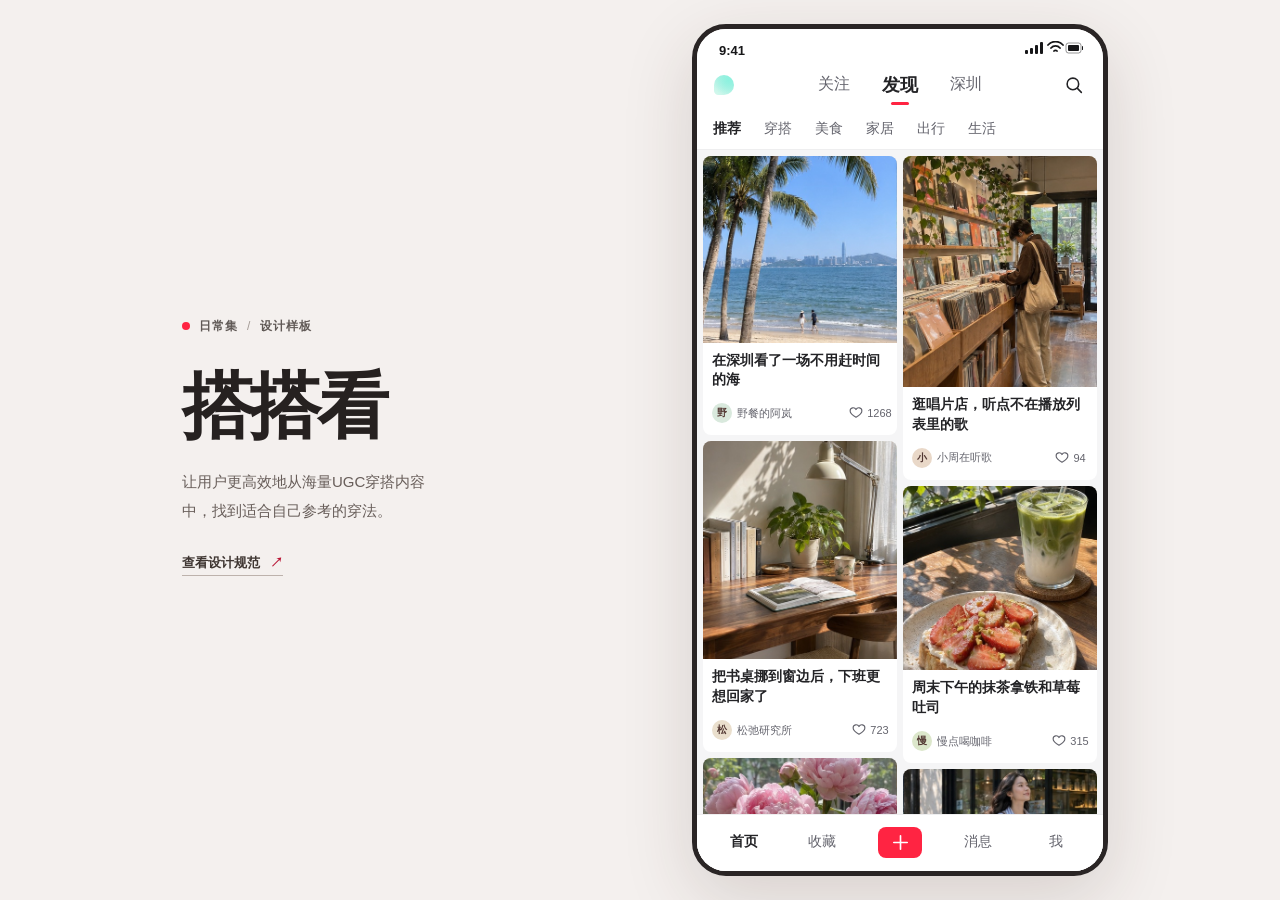
<file: index.html>
<!doctype html>
<html lang="zh-CN">
<head>
  <meta charset="utf-8">
  <meta name="viewport" content="width=device-width,initial-scale=1,viewport-fit=cover">
  <meta name="theme-color" content="#ffffff">
  <meta name="description" content="日常集：生活方式社区移动端设计样板">
  <title>日常集 · 发现</title>
  <link rel="stylesheet" href="style.css">
  <link rel="stylesheet" href="coat-reply.css">
  <link rel="stylesheet" href="wear.css">
  <script defer src="assets/note-images.js"></script>
  <script defer src="outfit-search.js"></script>
  <script defer src="coat-reply.js"></script>
  <script defer src="app.js"></script>
</head>
<body>
  <div class="stage">
    <aside class="intro" aria-label="设计样板说明">
      <div class="eyebrow"><span></span> 日常集 <b> / </b> 设计样板</div>
      <h1>搭搭看</h1>
      <p>让用户更高效地从海量UGC穿搭内容中，找到适合自己参考的穿法。</p>
      <a class="guide" href="design.md">查看设计规范 <span aria-hidden="true">↗</span></a>
    </aside>
    <main class="phone" aria-label="日常集移动端原型">
      <div class="app">
        <div class="status" aria-hidden="true">
          <span>9:41</span>
          <div><svg viewBox="0 0 58 14" width="58" height="14" fill="currentColor"><rect x="0" y="9" width="3" height="4" rx="1"/><rect x="5" y="7" width="3" height="6" rx="1"/><rect x="10" y="4" width="3" height="9" rx="1"/><rect x="15" y="1" width="3" height="12" rx="1"/><path d="M23 4a10 10 0 0 1 15 0m-12 3a6 6 0 0 1 9 0m-6 3a2 2 0 0 1 3 0" fill="none" stroke="currentColor" stroke-width="1.8" stroke-linecap="round"/><rect x="41" y="2" width="15" height="10" rx="2.5" fill="none" stroke="currentColor" opacity=".45"/><rect x="43" y="4" width="11" height="6" rx="1"/><rect x="57" y="5" width="1" height="4" rx=".5"/></svg></div>
        </div>
        <header class="top" id="top"></header>
        <div class="scroll" id="scroll" tabindex="-1">
          <section id="content" aria-label="笔记列表"></section>
        </div>
        <nav class="bottom" id="bottom" aria-label="底部导航"></nav>
        <div class="toast" role="status" id="toast" hidden></div>
      </div>
      <dialog class="full-sheet" id="sheet" aria-labelledby="sheetTitle">
        <div class="sheet-head">
          <button class="icon-btn" data-act="close" aria-label="返回" id="closeSheet"></button>
          <strong id="sheetTitle"></strong>
          <span></span>
        </div>
        <div id="sheetBody" class="sheet-body"></div>
        <div class="toast sheet-toast" id="sheetToast" role="status" hidden></div>
      </dialog>
      <dialog class="image-menu" id="imageMenu" aria-label="图片操作">
        <button class="image-menu-handle" id="closeImageMenu" type="button" aria-label="关闭图片操作" autofocus></button>
        <div class="image-menu-actions" id="imageMenuActions">
          <div class="image-menu-tiles">
            <a id="saveImage" data-icon="download" download>保存</a>
            <button type="button" data-image-action="dislike" data-icon="dislike">不喜欢</button>
            <button type="button" data-image-action="report" data-icon="warning">举报</button>
          </div>
          <button type="button" class="image-menu-row" id="watchLater" data-image-action="later" data-icon="bookmark"><span>稍后再看</span></button>
          <button type="button" class="image-menu-row" data-image-action="search" data-icon="scan">搜图中内容</button>
        </div>
        <section class="image-report" id="imageReport" aria-labelledby="imageReportTitle" hidden>
          <button class="icon-btn" type="button" id="backToImageActions" data-image-action="back" data-icon="back" aria-label="返回图片操作"></button>
          <h2 id="imageReportTitle">选择举报原因</h2>
          <p>仅在此浏览器记录</p>
          <button type="button" data-image-action="record-report">不适宜内容</button>
          <button type="button" data-image-action="record-report">广告或垃圾信息</button>
          <button type="button" data-image-action="record-report">其他</button>
        </section>
      </dialog>
      <dialog class="identify-sheet" id="identifySheet" aria-labelledby="identifyTitle">
        <button class="identify-handle" id="closeIdentify" type="button" aria-label="关闭识图结果" autofocus></button>
        <header class="identify-head">
          <span class="diandian-mark" aria-hidden="true"></span>
          <strong id="identifyTitle">点点识图</strong>
          <span class="identify-note" id="identifySource" hidden></span>
        </header>
        <div class="identify-body" id="identifyBody"></div>
      </dialog>
      <dialog class="diandian" id="diandian" aria-labelledby="diandianTitle">
        <header class="diandian-head">
          <button class="icon-btn" type="button" data-chat="close" data-icon="close" aria-label="关闭点点" autofocus></button>
          <h1 id="diandianTitle"><span class="diandian-mark" aria-hidden="true"></span>点点</h1>
          <button class="icon-btn" type="button" data-chat="more" data-icon="more" aria-label="点点穿搭" aria-haspopup="dialog" aria-controls="wearSheet"></button>
        </header>
        <div class="chat-log" id="chatLog" role="log" aria-label="对话消息"></div>
        <section class="chat-note-picker" id="chatNotePicker" aria-labelledby="chatNoteTitle" hidden>
          <div class="chat-note-head">
            <h2 id="chatNoteTitle">添加笔记</h2>
            <button class="icon-btn" type="button" data-chat="notes" data-icon="close" aria-label="关闭笔记列表"></button>
          </div>
          <div class="chat-note-list" id="chatNoteList"></div>
        </section>
        <footer class="chat-footer">
          <div class="outfit-entry" id="outfitEntry" hidden>
            <p>选一张你想搭配的单品图</p>
            <button type="button" data-chat="outfit-upload">上传图片</button>
            <button type="button" data-chat="outfit-sample">试用红色棒球帽</button>
            <button type="button" data-chat="coat-question">155大衣穿搭</button>
          </div>
          <div class="outfit-suggestions" id="outfitSuggestions" aria-label="穿搭提问建议" hidden></div>
          <button class="chat-prompt" type="button" data-chat="prompt" aria-expanded="false" aria-controls="outfitEntry">穿搭灵感</button>
          <form class="chat-composer" id="chatComposer">
            <ul class="chat-attachments" id="chatAttachments" aria-label="待发送附件" hidden></ul>
            <div class="chat-input-row">
              <span class="chat-input-icon" data-icon="message" aria-hidden="true"></span>
              <input type="text" id="chatText" aria-label="消息" placeholder="发消息…" maxlength="2000" autocomplete="off" enterkeyhint="send">
              <input type="file" id="chatImages" accept="image/*" multiple hidden>
              <button class="icon-btn" type="button" data-chat="images" data-icon="camera" aria-label="上传图片"></button>
              <button class="icon-btn" type="button" data-chat="notes" data-icon="addCircle" aria-label="添加笔记" aria-controls="chatNotePicker" aria-expanded="false"></button>
              <button class="icon-btn chat-send" id="chatSend" type="submit" data-icon="send" aria-label="发送消息" hidden></button>
            </div>
          </form>
          <p class="chat-status" id="chatStatus" role="status">本地原型</p>
        </footer>
      </dialog>
      <dialog class="wear-sheet" id="wearSheet" aria-labelledby="wearTitle">
        <header class="wear-head">
          <button class="icon-btn" type="button" data-wear="close" data-icon="back" aria-label="返回点点"></button>
          <h1 id="wearTitle"><span class="diandian-mark" aria-hidden="true"></span>点点穿搭</h1>
          <span class="wear-head-slot" aria-hidden="true"></span>
        </header>
        <div class="wear-body" id="wearBody" tabindex="-1"></div>
      </dialog>
      <dialog class="full-sheet" id="outfitDetail" aria-labelledby="outfitDetailTitle">
        <div class="sheet-head">
          <button class="icon-btn" id="closeOutfitDetail" type="button" aria-label="返回点点" autofocus></button>
          <strong id="outfitDetailTitle">笔记详情</strong>
          <span></span>
        </div>
        <div id="outfitDetailBody" class="sheet-body"></div>
        <div class="toast sheet-toast" id="outfitDetailToast" role="status" hidden></div>
      </dialog>
    </main>
  </div>
</body>
</html>
</file>
<file: style.css>
:root{
  --brand:#ff2442;--brand-ink:#b91736;--ink:#232326;--muted:#64646d;--line:#eeeeef;
  --canvas:#f5f5f6;--surface:#fff;--soft:#fff0f2;--gap:6px;--card-radius:8px;
  --font:-apple-system,BlinkMacSystemFont,"PingFang SC","Microsoft YaHei","Noto Sans CJK SC",sans-serif;
}
*{box-sizing:border-box}body{margin:0;font-family:var(--font);color:var(--ink);background:#f4f0ee}
button,input,textarea{font:inherit}button{border:0;background:none;color:inherit;cursor:pointer;padding:0}
html{-webkit-tap-highlight-color:transparent}body{-webkit-tap-highlight-color:transparent}
button:active{opacity:.76}[hidden]{display:none!important}.icon{width:22px;height:22px;flex:none;display:block}
.stage{min-height:100dvh;max-width:1020px;margin:auto;padding:24px 42px;display:grid;grid-template-columns:1fr 416px;gap:80px;align-items:center;justify-content:center}
.intro{padding:18px 0 28px 10px}.eyebrow{display:flex;align-items:center;gap:9px;font-size:12px;font-weight:650;color:#605956;letter-spacing:.08em}
.eyebrow span{width:8px;height:8px;border-radius:50%;background:var(--brand)}.eyebrow b{font-weight:400;color:#a39a95}
.intro h1{font-size:clamp(43px,5.6vw,72px);font-weight:750;letter-spacing:-.065em;line-height:1.17;margin:30px 0 20px;color:#262120}
.intro h1 span{color:var(--brand)}.intro p{font-size:15px;line-height:1.9;max-width:270px;color:#685e5a;margin:0 0 28px}
.guide{font-size:13px;color:#3f3632;font-weight:650;text-decoration:none;border-bottom:1px solid #bdb2ac;padding:0 0 5px}
.guide span{margin-left:6px;color:var(--brand-ink)}
.phone{width:100%;max-width:416px;min-width:0;position:relative;background:white;border:5px solid #2a2525;border-radius:34px;overflow:hidden;box-shadow:0 22px 70px #3e242228}
.app{display:flex;flex-direction:column;height:min(850px,calc(100dvh - 58px));min-height:480px;position:relative;background:var(--surface);overflow:hidden}
.status{height:31px;display:flex;align-items:end;justify-content:space-between;padding:0 20px 2px 22px;font-size:13px;font-weight:700;flex:none;color:#171719}
.top{background:var(--surface);flex:none;border-bottom:1px solid var(--line);z-index:2}
.topline{height:49px;display:grid;grid-template-columns:46px 1fr 46px;align-items:center;padding:0 5px}
.icon-btn{display:grid;place-items:center;width:44px;height:44px;border-radius:8px}
.channels{display:flex;align-items:stretch;justify-content:center;gap:22px;height:100%;white-space:nowrap}
.channel{position:relative;color:var(--muted);font-size:16px;font-weight:500;min-width:44px}
.channel[aria-pressed="true"]{font-size:18px;font-weight:740;color:var(--ink)}
.channel[aria-pressed="true"]:after{content:"";position:absolute;bottom:4px;height:3px;border-radius:3px;width:18px;left:50%;translate:-50% 0;background:var(--brand)}
.categories{display:flex;align-items:stretch;height:40px;gap:19px;padding:0 14px;overflow:auto;scrollbar-width:none;white-space:nowrap}
.categories::-webkit-scrollbar{display:none}.category{font-size:14px;color:var(--muted);flex:none;padding:0 2px}
.category[aria-pressed="true"]{color:var(--ink);font-weight:740}
.view-title{font-size:17px;margin:0;text-align:center;font-weight:700}
.scroll{flex:1;min-height:0;overflow-y:auto;overscroll-behavior:contain;scrollbar-width:none;background:var(--canvas)}
.scroll::-webkit-scrollbar{display:none}
.feed{display:grid;grid-template-columns:minmax(0,1fr) minmax(0,1fr);gap:var(--gap);padding:var(--gap);align-items:start}
.feed-col{display:grid;gap:var(--gap);min-width:0}
.card{background:var(--surface);border-radius:var(--card-radius);overflow:hidden;min-width:0}
.card-open{display:block;width:100%;text-align:left}.card-open:focus-visible{outline-offset:-2px}
.photo{position:relative;overflow:hidden;background:#e5ded5;aspect-ratio:var(--ratio,.88)}
.photo:before{content:"";display:block;position:absolute;left:50%;top:50%;width:100%;height:auto;aspect-ratio:var(--tile-ratio,.66667);transform:translate(-50%,-50%);background-image:url("assets/covers.jpg");background-size:300% 200%;background-position:var(--x) var(--y);background-repeat:no-repeat}
.photo.tall:before{width:auto;height:100%}
.note-title{font-size:14px;line-height:1.42;font-weight:660;padding:8px 9px 1px;margin:0;display:-webkit-box;-webkit-box-orient:vertical;-webkit-line-clamp:2;overflow:hidden;overflow-wrap:anywhere}
.note-meta{display:flex;align-items:center;justify-content:space-between;gap:4px;padding:0 5px 0 9px;color:var(--muted);font-size:11px}
.author{display:flex;min-width:0;align-items:center;gap:5px}.author span:last-child{overflow:hidden;text-overflow:ellipsis;white-space:nowrap}
.avatar{display:grid;place-items:center;width:20px;height:20px;border-radius:50%;flex:none;background:var(--avatar,#f1ddd1);color:#513631;font-size:10px;font-weight:680}
.like{min-height:44px;min-width:44px;display:flex;align-items:center;justify-content:center;gap:3px;font-variant-numeric:tabular-nums}
.like .icon{width:16px;height:16px}.like[aria-pressed="true"]{color:var(--brand-ink)}.like[aria-pressed="true"] .icon{fill:var(--brand);stroke:var(--brand)}
.bottom{flex:none;display:grid;grid-template-columns:repeat(5,minmax(0,1fr));align-items:center;gap:2px;height:57px;padding:2px 9px 4px;background:var(--surface);border-top:1px solid var(--line);z-index:3}
.nav-btn{min-height:44px;font-size:14px;color:var(--muted);border-radius:8px}
.nav-btn[aria-current="page"]{font-weight:760;color:var(--ink)}
.publish{justify-self:center;width:44px;height:31px;display:grid;place-items:center;background:var(--brand);color:white;border-radius:8px;position:relative}
.publish:after{content:"";position:absolute;inset:-7px 0}.publish .icon{width:23px;height:23px}
.toast{position:absolute;z-index:4;bottom:67px;left:50%;transform:translateX(-50%);background:#2c2828;color:#fff;border-radius:8px;padding:8px 13px;font-size:13px;white-space:nowrap;pointer-events:none}
.result-row{display:flex;align-items:center;justify-content:space-between;gap:8px;padding:6px 12px 6px 15px;background:white;font-size:13px;color:var(--muted);overflow-wrap:anywhere}
.result-row button{flex:none;min-height:44px;color:var(--brand-ink)}
.empty{background:white;min-height:100%;display:grid;justify-items:center;align-content:start;text-align:center;padding:70px 24px 38px;color:var(--muted)}
.empty>.icon{height:31px;width:31px;color:#9b989b}.empty h2{color:var(--ink);font-size:17px;margin:14px 0 5px}
.empty p{font-size:13px;line-height:1.65;margin:0 0 12px}.empty button{color:var(--brand-ink);font-weight:650;min-height:44px}
.profile{padding:25px 18px;background:white}.profile .avatar{width:48px;height:48px;font-size:19px;background:#ffe2e6}
.profile h2{font-size:20px;margin:10px 0 2px}.profile p{color:var(--muted);font-size:13px;margin:0 0 18px}
.profile button{display:block;width:100%;text-align:left;min-height:48px;border-top:1px solid var(--line);font-size:14px}
.full-sheet,.diandian,.image-menu{position:fixed;inset:auto;left:var(--left);top:var(--top);width:var(--width);height:var(--height);max-width:none;max-height:none;margin:0;border:0;padding:0;border-radius:26px;background:white;color:var(--ink);overflow:hidden}
.full-sheet[open],.diandian[open]{display:flex;flex-direction:column}
.full-sheet::backdrop,.diandian::backdrop{background:#33252432}
.sheet-head{height:52px;flex:none;display:grid;grid-template-columns:52px 1fr 52px;align-items:center;border-bottom:1px solid var(--line);text-align:center;padding:0 4px}
.sheet-head strong{font-size:16px}.sheet-body{overflow:auto;overscroll-behavior:contain;flex:1;min-height:0}
.detail-author{display:flex;align-items:center;gap:8px;padding:4px 14px;min-height:53px;font-size:14px;font-weight:650}
.detail-author .avatar{width:28px;height:28px}.follow{margin-left:auto;border:1px solid #ee6073;color:var(--brand-ink);border-radius:20px;padding:5px 13px;font-size:12px;min-height:34px}
.detail-photo{display:block;width:100%;aspect-ratio:1.05;overflow:hidden;background:#e5ded5}
.detail-photo img{display:block;width:100%;height:100%;object-fit:cover}
.detail-photo:focus-visible{outline-offset:-3px}
.detail-photo-original{aspect-ratio:auto}
.detail-photo-original img{height:auto}
.note-cover{display:block;width:100%;object-fit:cover;--ratio:.78}
.detail-copy{padding:14px 15px 10px}.detail-copy h2{font-size:19px;line-height:1.45;margin:0 0 7px}.detail-copy p{font-size:14px;line-height:1.75;margin:0 0 7px}.hashtag{color:#28548a}
.note-body{white-space:pre-wrap;overflow-wrap:anywhere}
.toast.sheet-toast{bottom:18px}
.saved-tabs{display:flex;gap:16px;padding:0 14px;background:var(--surface);border-bottom:1px solid var(--line)}
.saved-tabs button{min-height:44px;padding:0 4px;color:var(--muted);font-size:14px}
.saved-tabs button[aria-pressed="true"]{color:var(--ink);font-weight:700}
.detail-actions{display:flex;gap:8px;justify-content:flex-end;padding:2px 15px 14px}.detail-actions button{display:flex;align-items:center;gap:6px;min-height:44px;padding:0 9px;font-size:14px}.detail-actions [aria-pressed="true"]{color:var(--brand-ink)}.detail-actions [aria-pressed="true"] .icon{fill:var(--soft)}
.form{padding:16px;display:grid;gap:13px}.form label{display:grid;gap:6px;font-size:13px;font-weight:640}.form input,.form textarea{border:1px solid var(--line);border-radius:10px;background:#f7f7f8;color:var(--ink);padding:11px 12px;min-height:44px;width:100%}.form textarea{min-height:150px;resize:vertical}
.search-box{display:grid;grid-template-columns:1fr auto;align-items:end;gap:9px}.cta{min-height:44px;padding:0 15px;border-radius:8px;background:var(--brand-ink);color:white;font-size:14px;font-weight:650}.form p{margin:0;color:var(--muted);font-size:13px;line-height:1.6}
.suggestions{display:flex;flex-wrap:wrap;gap:7px}.suggestions button{background:#f5f5f6;border-radius:20px;padding:7px 12px;min-height:36px;font-size:13px}

.image-menu{
  --menu-height:min(var(--height),max(calc(var(--height) / 3),calc(228px + env(safe-area-inset-bottom))));
  top:calc(var(--top) + var(--height) - var(--menu-height));
  height:var(--menu-height);
  padding:0 16px calc(12px + env(safe-area-inset-bottom));
  overflow-y:auto;
  overscroll-behavior:contain;
  border-radius:18px 18px 26px 26px;
  background:#f2f2f2;
  color:#303030;
}
.image-menu[open]{display:flex;flex-direction:column}
.image-menu::backdrop{background:#0003}
.image-menu-handle{display:grid;place-items:center;align-self:center;flex:none;width:64px;height:28px;border-radius:8px}
.image-menu-handle::before{content:"";width:32px;height:4px;border-radius:4px;background:#c7c7c7}
.image-menu-actions{flex:1;display:grid;grid-template-rows:minmax(76px,1.5fr) repeat(2,minmax(48px,1fr));gap:8px}
.image-menu-tiles{display:grid;grid-template-columns:repeat(3,minmax(0,1fr));gap:8px}
.image-menu-tiles > *, .image-menu-row{
  display:flex;
  align-items:center;
  border-radius:10px;
  background:var(--surface);
  color:inherit;
  text-decoration:none;
}
.image-menu-tiles > *{justify-content:center;flex-direction:column;gap:7px;font-size:14px;font-weight:550}
.image-menu-tiles .icon,.image-menu-row .icon{width:22px;height:22px}
.image-menu-row{gap:13px;padding:0 16px;text-align:left;font-size:16px}
.image-menu :is(button,a):focus-visible{outline-color:currentColor;outline-offset:-2px}
.image-report{display:grid;grid-template-columns:44px 1fr;align-items:center;gap:5px}
.image-report h2{margin:0;font-size:16px}
.image-report p{grid-column:1 / -1;margin:0 0 3px;padding:0 5px;color:var(--muted);font-size:12px}
.image-report [data-image-action="record-report"]{grid-column:1 / -1;min-height:44px;padding:0 14px;border-radius:10px;background:var(--surface);text-align:left;font-size:14px}

.diandian-mark{
  display:block;flex:none;width:20px;height:20px;border-radius:54% 54% 54% 24%;
  background:radial-gradient(ellipse at 73% 25%,#8cf2df,transparent 75%),linear-gradient(35deg,#d7f9ee,#99ebdd);
}
.diandian{background:#f2f2f2;color:#252525}
.diandian-head{
  display:grid;grid-template-columns:44px minmax(0,1fr) 44px;align-items:center;
  flex:none;padding:0 5px;margin-top:32px;min-height:48px;position:relative;z-index:1;
}
.diandian-head h1{display:flex;align-items:center;justify-content:center;gap:8px;margin:0;font-size:16px;font-weight:650}
.diandian-head [data-chat="close"]:focus-visible{outline-color:currentColor}
.diandian-head .icon{width:24px;height:24px}
.chat-log{
  display:flex;flex:1;flex-direction:column;align-items:flex-end;gap:12px;
  min-height:0;overflow-y:auto;overscroll-behavior:contain;padding:12px;position:relative;
}
.chat-message{
  display:grid;gap:8px;flex:none;max-width:85%;padding:10px;
  border-radius:16px 16px 4px 16px;background:#fff;
}
.chat-message p{margin:0;font-size:15px;line-height:1.5;overflow-wrap:anywhere}
.chat-message img{display:block;max-width:100%;max-height:220px;border-radius:8px;object-fit:contain}
.chat-note-picker{flex:none;display:flex;flex-direction:column;max-height:40%;margin:0 12px 8px;background:#fff;border-radius:16px;overflow:hidden}
.chat-note-head{display:flex;align-items:center;justify-content:space-between;padding:0 4px 0 14px;border-bottom:1px solid var(--line)}
.chat-note-head h2{font-size:14px;margin:0}
.chat-note-head .icon{width:18px;height:18px}
.chat-note-list{overflow-y:auto;overscroll-behavior:contain;padding:0 10px 4px}
.chat-note{display:flex;align-items:center;gap:8px;min-width:0;text-align:left;font-size:13px}
.chat-note-list .chat-note{width:100%;padding:6px 2px;min-height:48px}
.chat-note-list .chat-note + .chat-note{border-top:1px solid var(--line)}
.chat-note-list .chat-note:disabled{opacity:.45;cursor:default}
.chat-note .photo{flex:none;width:36px;height:36px;border-radius:6px}
.chat-note span{display:grid;gap:3px;min-width:0}
.chat-note strong{font-weight:650;overflow:hidden;text-overflow:ellipsis;white-space:nowrap}
.chat-note small{font-size:11px;color:var(--muted);overflow:hidden;text-overflow:ellipsis;white-space:nowrap}
.chat-footer{
  --diandian-ink:#08484b;
  --diandian-gradient:linear-gradient(65deg,#d7f9ee,#99ebdd);
  flex:none;padding:0 12px max(16px,env(safe-area-inset-bottom));color:#272727;
}
.chat-prompt{
  display:block;min-height:32px;margin:0 0 9px 4px;padding:0 12px;border-radius:999px;
  background:var(--diandian-gradient);color:var(--diandian-ink);font-size:13px;font-weight:550;
}
.chat-prompt:focus-visible,.outfit-entry button:focus-visible{outline-color:currentColor}
.chat-composer{background:#fff;border-radius:17px;box-shadow:0 2px 32px #00000010}
.chat-input-row{display:flex;align-items:center;gap:2px;min-height:48px;padding:0 4px 0 13px}
.chat-input-icon{color:#333;margin-right:5px}
.chat-input-icon .icon{width:22px;height:22px}
#chatText{flex:1;min-width:0;min-height:44px;padding:0 3px;border:0;border-radius:7px;background:transparent;color:inherit;font-size:16px}
#chatText:focus{outline:none}
#chatText::placeholder{color:#767676}
.chat-input-row .icon-btn{flex:none;width:40px}
.chat-input-row .icon{width:24px;height:24px}
.chat-input-row .chat-send{width:30px;height:30px;margin-right:5px;border-radius:50%;background:var(--brand-ink);color:white}
.chat-send .icon{width:21px;height:21px}
.chat-status{margin:11px 0 0;text-align:center;color:#767676;font-size:10px;line-height:15px}
.chat-attachments{display:flex;gap:8px;overflow:auto;list-style:none;margin:0;padding:8px 8px 0}
.chat-attachments li{
  display:flex;align-items:center;gap:5px;flex:none;max-width:190px;min-height:44px;
  padding:3px 4px 3px 6px;background:#f3f3f3;border-radius:8px;
}
.chat-attachments img{width:40px;height:38px;border-radius:4px;object-fit:cover}
.chat-attachments .icon-btn{flex:none;width:28px;height:36px}
.chat-attachments .icon{width:15px;height:15px}

.outfit-entry,.outfit-suggestions{margin:0 0 8px 4px}
.outfit-entry{
  display:flex;flex-wrap:wrap;gap:6px;padding:11px 12px;max-width:max-content;
  border:1px solid #e7e3e3;border-radius:14px;background:#fff;
}
.outfit-entry p{flex-basis:100%;margin:0 0 3px;font-size:13px;font-weight:650}
.outfit-entry button,.outfit-followup button{
  min-height:35px;padding:0 10px;border:1px solid transparent;border-radius:999px;font-size:12px;
}
.outfit-entry button{background:#f0fcf8;border-color:#68948c;color:var(--diandian-ink)}
.outfit-entry [data-chat="outfit-upload"]{background:var(--diandian-gradient);border-color:transparent;font-weight:650}
.outfit-followup button{background:#fff5f6;border-color:#eed7dc;color:var(--brand-ink)}
.outfit-suggestions{display:grid;justify-items:start;gap:5px}
.outfit-suggestions button{
  display:flex;align-items:center;gap:8px;min-height:34px;max-width:100%;padding:4px 10px;
  border:1px solid #e8e4e4;border-radius:12px;background:#fff;font-size:12px;text-align:left;
}
.outfit-suggestions span,.outfit-card-label span{color:var(--brand-ink)}
.outfit-cap-thumb{position:relative;display:block;flex:none;width:48px;height:40px;border-radius:6px;overflow:hidden;background:#fff}
.outfit-cap-thumb img,.chat-attachments .outfit-cap-thumb img{
  position:absolute;left:-200%;top:-27%;width:325%;height:auto;max-width:none;max-height:none;
}
.outfit-query>img{width:72px;height:64px;object-fit:cover}
.image-outfit-query>img{width:80px;height:120px;object-fit:contain}
.chat-send:disabled{opacity:.5;cursor:wait}
.outfit-answer{width:100%;min-width:0;flex:none;align-self:flex-start;outline:none}
.outfit-byline{display:flex;align-items:center;gap:7px;margin:2px 0 7px 2px;font-size:12px;font-weight:650}
.outfit-byline .diandian-mark{width:17px;height:17px}
.outfit-result{
  padding:14px 13px 12px;border:1px solid #eae6e5;border-radius:4px 17px 17px 17px;background:#fff;
}
.outfit-result h2{margin:0 0 6px;font-size:18px;line-height:1.32;letter-spacing:-.02em}
.outfit-result p{margin:0;color:#595557;font-size:13px;line-height:1.55}
.outfit-tags{display:flex;flex-wrap:wrap;gap:5px;padding:0;margin:9px 0 0;list-style:none}
.outfit-tags li{padding:4px 7px;border-radius:5px;background:#f5f2f1;color:#5e5659;font-size:10px}
.outfit-group{margin-top:16px;padding-top:12px;border-top:1px solid #f0eded}
.outfit-group h3{margin:0 0 8px;font-size:15px;line-height:1.4}
.outfit-cards{display:grid;align-items:start;gap:6px}
.outfit-card{
  display:block;position:relative;min-width:0;width:100%;padding:4px;
  border:1px solid #e7e1e0;border-radius:12px;background:#fff;
  text-align:left;box-shadow:0 2px 6px #3020250d;
}
.outfit-card:focus-visible{z-index:3}
.outfit-card-photo{display:block;position:relative;overflow:hidden;aspect-ratio:2 / 1;border-radius:8px;background:#e9e4e1}
.outfit-card-photo img{display:block;width:100%;height:100%;object-fit:cover}
.outfit-card.street-denim img{object-position:50% 14%}
.outfit-card.street-white img{object-position:50% 45%}
.outfit-card.american-retro img{object-position:50% 35%}
.outfit-card-label{display:flex;justify-content:space-between;gap:4px;padding:6px 4px 3px;font-size:12px;font-weight:650;line-height:1.35}
.outfit-cards-overlap{grid-template-columns:repeat(24,minmax(0,1fr));gap:0;padding:2px 6px 0}
.outfit-cards-overlap .outfit-card:first-child{grid-area:1 / 1 / 2 / 14;transform:rotate(-2deg)}
.outfit-cards-overlap .outfit-card:nth-child(2){grid-area:1 / 12 / 2 / 25;margin-top:13px;transform:rotate(2deg);z-index:1}
.outfit-cards-overlap .outfit-card:focus-visible{z-index:3}
.outfit-cards-overlap .outfit-card-photo{aspect-ratio:1 / 1.18}
.outfit-cards-overlap .street-denim img{position:absolute;left:0;top:0;width:200%;height:auto;max-width:none}
.outfit-cards-overlap .outfit-card:first-child .outfit-card-label{padding-right:14px}
.outfit-cards-overlap .outfit-card-label{font-size:11px}
.outfit-result .outfit-source,.outfit-source{margin:10px 0 0;color:#726a6d;font-size:10px;line-height:1.45}
.outfit-followup{margin-top:12px;padding-top:10px;border-top:1px solid #f0eded}
.outfit-followup p{margin-bottom:7px;font-weight:600;color:var(--ink)}
.outfit-followup button{margin-right:5px}

@media(max-width:800px){.stage{display:flex;padding:16px;min-height:100dvh}.intro{display:none}.app{height:min(850px,calc(100dvh - 42px))}}
@media(max-width:480px){.stage{padding:0;display:block}.phone{max-width:none;border:0;border-radius:0;box-shadow:none}.app{height:100dvh;min-height:0;padding-top:env(safe-area-inset-top)}.status{display:none}.bottom{height:calc(53px + env(safe-area-inset-bottom));padding-bottom:calc(4px + env(safe-area-inset-bottom))}.full-sheet,.diandian{border-radius:0}.image-menu{border-radius:18px 18px 0 0}.diandian-head{margin-top:calc(16px + env(safe-area-inset-top))}.toast{bottom:calc(63px + env(safe-area-inset-bottom))}}
@media(max-width:350px){.channels{gap:12px}.categories{gap:15px;padding-inline:10px}.note-meta{padding-left:6px}.note-title{padding-inline:7px}}

.identify-sheet{
  --sheet-h:min(calc(var(--height)*0.72),560px);
  position:fixed;inset:auto;left:var(--left);
  top:calc(var(--top) + var(--height) - var(--sheet-h));
  width:var(--width);height:var(--sheet-h);
  margin:0;border:0;padding:0;border-radius:18px 18px 26px 26px;
  background:#f2f2f2;color:#252525;overflow:hidden;
}
.identify-sheet[open]{display:flex;flex-direction:column}
.identify-sheet::backdrop{background:#0003}
.identify-handle{display:grid;place-items:center;align-self:center;flex:none;width:64px;height:26px;border-radius:8px}
.identify-handle::before{content:"";width:32px;height:4px;border-radius:4px;background:#c7c7c7}
.identify-head{display:flex;align-items:center;gap:8px;flex:none;padding:2px 16px 10px}
.identify-head strong{font-size:16px}
.identify-note{margin-left:auto;max-width:58%;overflow:hidden;text-overflow:ellipsis;white-space:nowrap;color:#8f8f8f;font-size:11px}
.identify-body{flex:1;min-height:0;overflow:auto;overscroll-behavior:contain;padding:0 14px calc(14px + env(safe-area-inset-bottom))}
.identify-query{display:flex;justify-content:flex-end;align-items:center;gap:8px;margin:2px 0 10px}
.identify-query img{width:62px;height:82px;object-fit:cover;border-radius:10px 10px 3px 10px;border:1px solid #00000010}
.identify-query span{color:#6d6d6d;font-size:12px}
.identify-card{border-radius:14px;background:#fff;padding:13px 13px 14px;box-shadow:0 3px 10px #30202514}
.identify-kicker{margin:0 0 4px;color:#08484b;font-size:11px;font-weight:650}
.identify-card h3{margin:0 0 6px;font-size:16px;line-height:1.4}
.identify-summary{margin:0 0 12px;color:#6d6d6d;font-size:12px;line-height:1.65}
.identify-items{display:grid;gap:6px;margin:0 0 13px;padding:0;list-style:none}
.identify-items li{display:flex;align-items:center;gap:9px;background:#f7f7f8;border-radius:10px;padding:7px 10px}
.identify-swatch{flex:none;width:30px;height:30px;border-radius:7px;border:1px solid #00000014;object-fit:cover;background:#f0ede8}
.identify-items strong{display:block;font-size:12.5px}
.identify-items small{display:block;color:#8f8f8f;font-size:11px}
.identify-actions{display:flex;gap:8px}
.identify-actions button{flex:1;min-height:42px;border-radius:999px;font-size:13.5px;font-weight:650}
.identify-primary{background:#99ebdd;color:#08484b}
.identify-secondary{border:1px solid #99ebdd;background:#fff;color:#08484b}
.identify-source{margin:10px 2px 0;color:#9a9a9a;font-size:10.5px;text-align:center}
.search-bar{display:flex;align-items:center;gap:10px;padding:10px 0 4px}
.search-bar-box{flex:1;display:flex;align-items:center;gap:8px;background:#fff;border:1px solid var(--line);border-radius:999px;padding:9px 13px;font-size:13.5px;font-weight:650}
.search-bar-box .icon{width:16px;height:16px;color:#8f8f8f}
.search-bar-hint{color:var(--brand-ink);font-size:13.5px;font-weight:650}
.search-tabs{display:flex;gap:16px;padding:4px 0;border-bottom:1px solid var(--line)}
.search-tabs button{min-height:40px;color:#8f8f8f;font-size:14px}
.search-tabs button[aria-pressed="true"]{color:var(--ink);font-weight:700}
.search-result-row{padding:8px 2px;color:var(--muted);font-size:12px}
.identify-products{display:grid;gap:9px;padding:12px 14px 0}
.identify-product{display:grid;grid-template-columns:72px minmax(0,1fr);align-items:center;gap:11px;padding:8px;border:1px solid #ebe5e1;border-radius:12px;background:#fff;color:inherit;text-decoration:none}
.identify-product-photo{display:block;width:72px;height:88px;border-radius:8px;border:1px solid #00000012;object-fit:cover;background:#f0ede8}
.identify-product-copy{display:grid;gap:3px;min-width:0}
.identify-product-shop{justify-self:start;background:#e7f8f2;color:#08484b;border-radius:999px;padding:2px 8px;font-size:10.5px;font-weight:650}
.identify-product-copy strong{font-size:13.5px;line-height:1.4}
.identify-product-copy small{color:#8f8f8f;font-size:11px}
.identify-product-copy b{color:#a32d2d;font-size:15px}
.identify-product-go{grid-column:1 / -1;justify-self:end;min-height:34px;padding:0 14px;border-radius:999px;background:#f7f7f8;color:#08484b;font-size:12px;font-weight:650;display:flex;align-items:center;gap:3px}
@media(max-width:480px){.identify-sheet{border-radius:18px 18px 0 0}}
@media(max-height:500px){.diandian-head{margin-top:2px;min-height:44px}.chat-footer{padding-bottom:max(5px,env(safe-area-inset-bottom))}.chat-status{margin-top:4px}}
</file>
<file: coat-reply.css>
.coat-result{padding:15px 13px 13px}
.coat-heading{display:flex;align-items:center;justify-content:space-between;gap:8px;margin-bottom:8px}
.coat-heading h2{margin:0}
.coat-context{padding:4px 8px;border-radius:999px;background:#e7f8f2;color:#08484b;font-size:11px;font-weight:650}
.coat-result p{line-height:1.6}
.coat-result .coat-lead{margin-bottom:5px;color:var(--ink);font-size:14px;font-weight:650}
.coat-section{margin-top:13px;padding-top:12px;border-top:1px solid var(--line)}
.coat-section h3{margin:0 0 8px;font-size:15px;line-height:1.4}
.coat-gallery{display:grid;grid-template-columns:repeat(24,minmax(0,1fr));align-items:start;padding:3px 4px 4px;isolation:isolate}
.coat-look{
  grid-row:1;position:relative;min-width:0;padding:3px 3px 0;text-align:left;
  border:1px solid #e9e1dc;border-radius:10px;background:#fff;box-shadow:0 3px 8px #30202519;
}
.coat-look:nth-child(1){grid-column:1/10;margin-top:4px;transform:rotate(-3deg)}
.coat-look:nth-child(2){grid-column:9/18;z-index:1}
.coat-look:nth-child(3){grid-column:17/25;margin-top:5px;transform:rotate(3deg);z-index:2}
.coat-look:focus-visible{z-index:3;outline-color:#08484b}
.coat-look img{display:block;width:100%;height:clamp(108px,34vw,144px);border-radius:7px;object-fit:cover;background:#ede7df}
.coat-look:nth-child(1) img{object-position:50% 78%}
.coat-look span{display:block;padding:5px 3px 6px;font-size:11px;font-weight:650;line-height:1.35}
.coat-look:not(:last-child) span{padding-right:12px}
.coat-result .coat-source{margin:4px 0 8px;color:var(--muted);font-size:10px}
.coat-comments{padding:8px 10px;background:#f6f7f6;border-radius:10px}
.coat-comments h4{display:flex;align-items:center;gap:5px;margin:0 0 5px;font-size:12px}
.coat-comments h4 .icon{width:15px;height:15px;color:#46605a}
.coat-comments h4 span{color:var(--muted);font-size:10px;font-weight:500}
.coat-comments ul{display:grid;gap:5px;margin:0;padding:0;list-style:none}
.coat-comments li{display:grid;grid-template-columns:auto minmax(0,1fr);gap:6px;font-size:12px;line-height:1.45;color:#4e5452}
.coat-comments li strong{color:#08484b;font-weight:650}
.coat-product{
  display:grid;grid-template-columns:68px minmax(0,1fr);align-items:center;gap:10px;padding:7px;
  border:1px solid #ebe5e1;border-radius:11px;background:#fcfaf8;color:inherit;text-decoration:none;
}
.coat-product img{display:block;width:100%;height:86px;object-fit:cover;object-position:50% 90%;border-radius:7px;background:#eae0d2}
.coat-product-copy{display:grid;justify-items:start;gap:3px;min-width:0;line-height:1.35}
.coat-product-copy small,.coat-product-copy>span{color:var(--muted);font-size:11px}
.coat-product-copy strong{font-size:14px}
.coat-product-copy b{color:var(--brand-ink);font-size:12px}
</file>
<file: wear.css>
.wear-sheet{
  --wear-h:min(calc(var(--height) * .92),720px);
  position:fixed;inset:auto;left:var(--left);
  top:calc(var(--top) + var(--height) - var(--wear-h));
  width:var(--width);height:var(--wear-h);
  margin:0;border:0;padding:0;border-radius:22px 22px 26px 26px;
  background:linear-gradient(180deg,#e9faf4 0,#f2f2f2 200px);
  color:#252525;overflow:hidden;
}
.wear-sheet[open]{display:flex;flex-direction:column}
.wear-sheet::backdrop{background:#12332d33}
.wear-head{
  display:grid;grid-template-columns:48px minmax(0,1fr) 48px;align-items:center;
  flex:none;min-height:56px;padding:6px 4px 10px;
}
.wear-head h1{display:flex;align-items:center;justify-content:center;gap:8px;margin:0;font-size:16px;font-weight:660;color:#08484b}
.wear-head .diandian-mark{width:19px;height:19px}
.wear-head .icon{width:22px;height:22px}
.wear-head [data-wear="close"]:focus-visible{outline-color:#0f6e56}
.wear-body{
  flex:1;min-height:0;overflow-y:auto;overscroll-behavior:contain;outline:none;
  padding:0 14px calc(16px + env(safe-area-inset-bottom));
}
.wear-block{margin-bottom:16px}
.wear-block-head{display:flex;align-items:center;justify-content:space-between;gap:8px;margin:2px 2px 3px}
.wear-block h2{display:flex;align-items:center;gap:7px;margin:0;font-size:15px;font-weight:680;letter-spacing:-.01em}
.wear-block h2::before{content:"";width:3px;height:13px;border-radius:2px;background:linear-gradient(180deg,#99ebdd,#2fbfa3)}
.wear-count{color:#93a9a3;font-size:11px;font-variant-numeric:tabular-nums}
.wear-sub{margin:0 2px 9px;color:#8b8b8b;font-size:11.5px;line-height:1.5}
.wear-card{
  padding:2px 13px;border:1px solid #e2f1eb;border-radius:15px;
  background:#fff;box-shadow:0 3px 14px #08484b0a;
}
.wear-row{display:grid;grid-template-columns:auto minmax(0,1fr);align-items:center;gap:10px;padding:12px 0;border-bottom:1px solid #f0f5f3}
.wear-row:last-child{border-bottom:0}
.wear-label{color:#7f8a87;font-size:12.5px;white-space:nowrap}
.wear-value{display:flex;flex-wrap:wrap;gap:5px;justify-content:flex-end}
.wear-tag{
  padding:3px 9px;border:1px solid #cfeee4;border-radius:999px;
  background:#eefaf6;color:#08484b;font-size:12px;font-weight:600;line-height:1.5;
}
.wear-tag-muted{border-color:#ecebe9;background:#f6f6f5;color:#a3a3a1;font-weight:550}
.wear-gallery{display:grid;gap:8px}
.wear-note{
  display:flex;align-items:center;gap:10px;width:100%;padding:8px;
  border:1px solid #e2f1eb;border-radius:15px;background:#fff;
  box-shadow:0 3px 14px #08484b0a;text-align:left;
}
.wear-note:focus-visible{outline-color:#0f6e56;outline-offset:1px}
.wear-note img{flex:none;width:56px;height:72px;border-radius:9px;object-fit:cover;background:#e9e4e1}
.wear-note-copy{display:grid;gap:4px;min-width:0}
.wear-note-copy strong{
  font-size:12.5px;font-weight:650;line-height:1.4;
  display:-webkit-box;-webkit-box-orient:vertical;-webkit-line-clamp:2;overflow:hidden;
}
.wear-note-copy small{color:#9aa5a2;font-size:11px}
.wear-note-go{margin-left:auto;padding-left:6px;color:#0f6e56;font-size:11px;font-weight:650;white-space:nowrap}
.wear-empty{margin:0;padding:14px;border:1px dashed #d9e8e4;border-radius:14px;color:#9aa5a2;font-size:12px;text-align:center}
.wear-foot{display:flex;justify-content:center;margin:4px 0 2px}
.wear-reset{
  min-height:38px;padding:0 16px;border:1px solid #e3e6e5;border-radius:999px;
  background:#fff;color:#8b9391;font-size:12px;
}
.wear-reset:focus-visible{outline-color:#0f6e56}
@media(max-width:480px){.wear-sheet{border-radius:0}}
</file>
